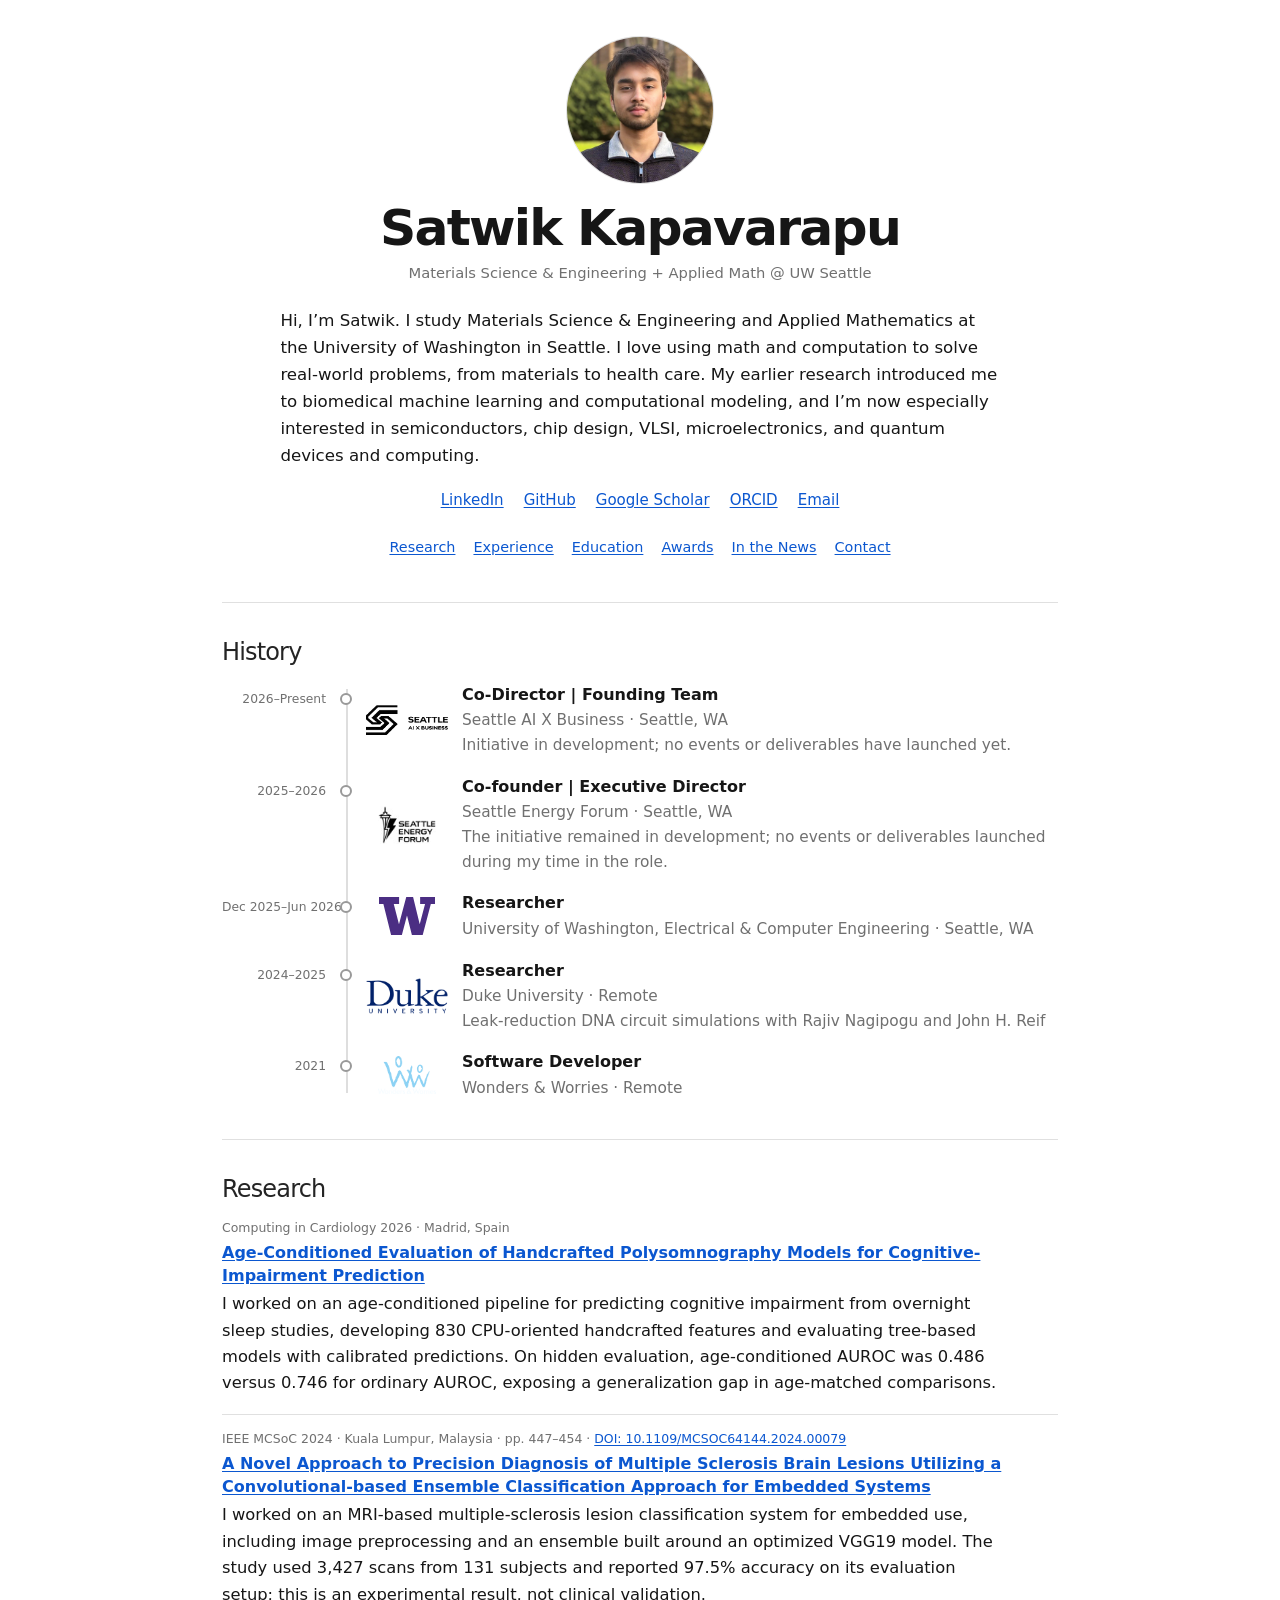
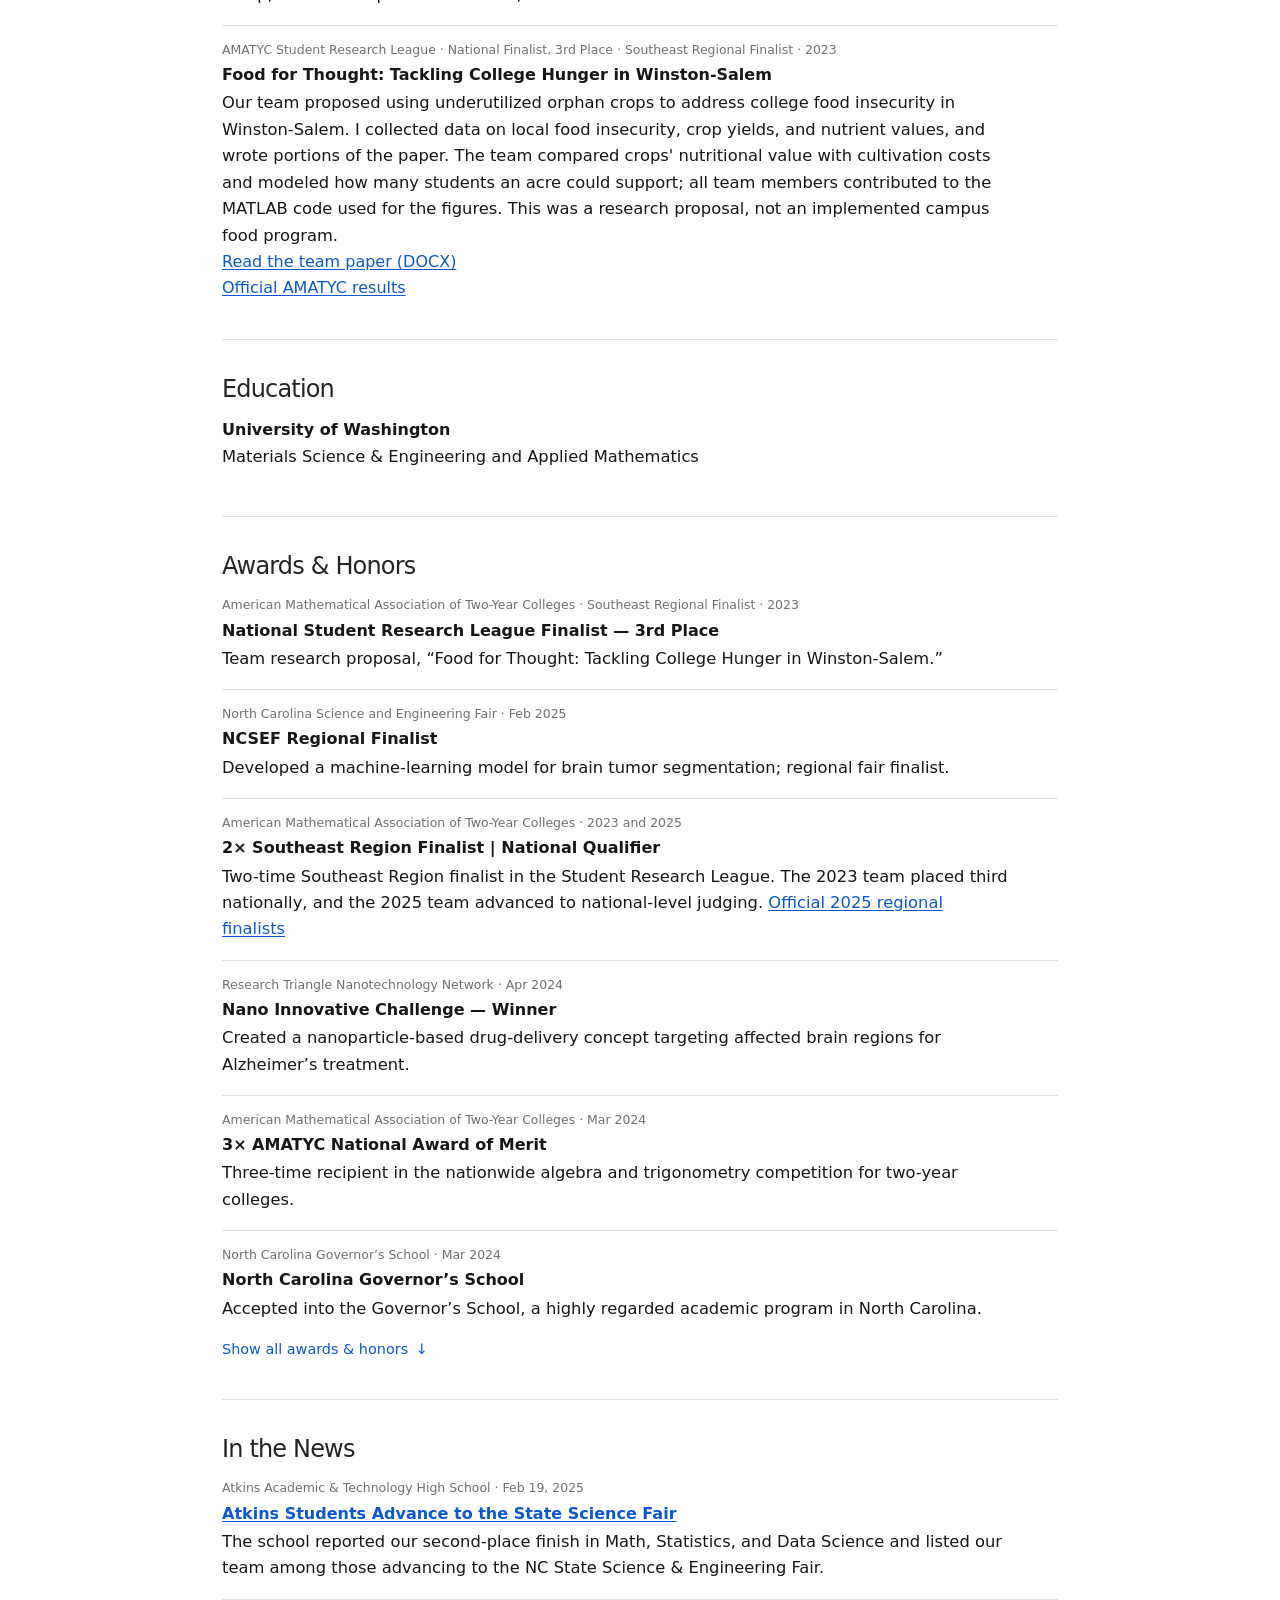
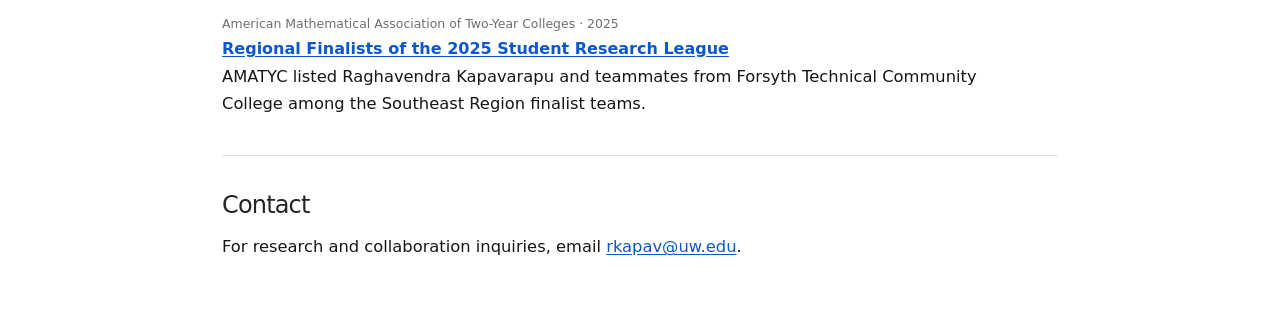
<file: index.html>
<!DOCTYPE html>
<html lang="en">
  <head>
    <meta charset="UTF-8" />
    <meta name="viewport" content="width=device-width, initial-scale=1.0" />
    <meta name="description" content="Raghavendra Satwik Kapavarapu studies Materials Science & Engineering and Applied Mathematics at the University of Washington, with interests in semiconductors, chip design, and quantum devices." />
    <link rel="canonical" href="https://satwikkapavarapu.github.io/" />
    <meta property="og:title" content="Raghavendra Satwik Kapavarapu" />
    <meta property="og:description" content="Materials Science & Engineering and Applied Mathematics at the University of Washington; interested in semiconductors, chip design, and quantum devices." />
    <meta property="og:image" content="https://satwikkapavarapu.github.io/assets/profile-photo.jpg" />
    <title>Raghavendra Satwik Kapavarapu</title>
    <script type="application/ld+json">
      {
        "@context": "https://schema.org",
        "@type": "ProfilePage",
        "@id": "https://satwikkapavarapu.github.io/#profile",
        "dateModified": "2026-11-28T00:52:16Z",
        "mainEntity": {
          "@type": "Person",
          "@id": "https://satwikkapavarapu.github.io/#person",
          "name": "Raghavendra Satwik Kapavarapu",
          "alternateName": ["Satwik Kapavarapu", "Satwik"],
          "url": "https://satwikkapavarapu.github.io/",
          "image": "https://satwikkapavarapu.github.io/assets/profile-photo.jpg",
          "email": "rkapav@uw.edu",
          "jobTitle": "Materials Science & Engineering and Applied Mathematics Student",
          "description": "Materials Science & Engineering and Applied Mathematics student at the University of Washington, interested in semiconductors, chip design, VLSI, microelectronics, and quantum devices and computing.",
          "affiliation": {
            "@type": "CollegeOrUniversity",
            "name": "University of Washington",
            "url": "https://www.washington.edu/"
          },
          "subjectOf": {
            "@type": "NewsArticle",
            "headline": "Atkins Students Advance to the State Science Fair",
            "datePublished": "2025-02-19",
            "url": "https://www.wsfcs.k12.nc.us/o/atkinshs/article/2038270",
            "image": "https://core-docs.s3.amazonaws.com/winston-salem-forsyth_county_schools_ar/article/image/large_34f5cb27-d91c-4139-8b81-c960d84ba5bc.jpeg",
            "author": {
              "@type": "Organization",
              "name": "Atkins High School",
              "url": "https://www.wsfcs.k12.nc.us/o/atkinshs"
            },
            "publisher": {
              "@type": "Organization",
              "name": "Atkins Academic & Technology High School"
            }
          },
          "sameAs": [
            "https://www.linkedin.com/in/satwikkapavarapu/",
            "https://github.com/satwikkapavarapu",
            "https://scholar.google.com/citations?user=S23lKa4AAAAJ&hl=en",
            "https://orcid.org/0009-0005-2255-0550"
          ]
        }
      }
    </script>
    <link rel="preconnect" href="https://rsms.me" />
    <link rel="stylesheet" href="https://rsms.me/inter/inter.css" />
    <link rel="stylesheet" href="styles.css?v=mobile-timeline-fix-2026" />
  </head>
  <body>
    <a class="skip-link" href="#main-content">Skip to content</a>
    <main id="main-content" class="page">
      <header id="bio" class="profile">
        <img class="portrait" src="assets/profile-photo.jpg" alt="Profile photo of Satwik Kapavarapu" />
        <div class="profile-copy">
          <h1>Satwik Kapavarapu</h1>
          <p class="location">Materials Science &amp; Engineering + Applied Math @ UW Seattle</p>
        </div>
        <p class="profile-bio">
          Hi, I’m Satwik. I study Materials Science &amp; Engineering and Applied Mathematics at the
          University of Washington in Seattle. I love using math and computation to solve real-world
          problems, from materials to health care. My earlier research introduced me to biomedical
          machine learning and computational modeling, and I’m now especially interested in
          semiconductors, chip design, VLSI, microelectronics, and quantum devices and computing.
        </p>
        <nav class="profile-links" aria-label="Profiles and contact">
          <a href="https://www.linkedin.com/in/satwikkapavarapu/" target="_blank" rel="noreferrer">LinkedIn</a>
          <a href="https://github.com/satwikkapavarapu" target="_blank" rel="noreferrer">GitHub</a>
          <a href="https://scholar.google.com/citations?user=S23lKa4AAAAJ&amp;hl=en" target="_blank" rel="noreferrer">Google Scholar</a>
          <a href="https://orcid.org/0009-0005-2255-0550" target="_blank" rel="noreferrer">ORCID</a>
          <a href="mailto:rkapav@uw.edu">Email</a>
        </nav>
        <nav class="section-nav" aria-label="Page sections">
          <a href="#projects">Research</a>
          <a href="#history">Experience</a>
          <a href="#education">Education</a>
          <a href="#awards">Awards</a>
          <a href="#coverage">In the News</a>
          <a href="#contact">Contact</a>
        </nav>
      </header>

      <section id="history" class="section">
        <h2>History</h2>
        <div class="timeline">
          <article class="timeline-item">
            <div class="timeline-year">2026–Present</div>
            <div class="timeline-rail" aria-hidden="true"><span class="timeline-dot"></span></div>
            <div class="timeline-content">
              <div class="timeline-head">
                <div class="timeline-logo"><img class="logo-img logo-ai" src="assets/saixb-logo-trim.png" alt="Seattle AI X Business logo" /></div>
                <div>
                  <strong>Co-Director | Founding Team</strong>
                  <span>Seattle AI X Business · Seattle, WA</span>
                  <span>Initiative in development; no events or deliverables have launched yet.</span>
                </div>
              </div>
            </div>
          </article>

          <article class="timeline-item">
            <div class="timeline-year">2025–2026</div>
            <div class="timeline-rail" aria-hidden="true"><span class="timeline-dot"></span></div>
            <div class="timeline-content">
              <div class="timeline-head">
                <div class="timeline-logo"><img class="logo-img logo-sef" src="assets/sef-logo-trim.png" alt="Seattle Energy Forum logo" /></div>
                <div>
                  <strong>Co-founder | Executive Director</strong>
                  <span>Seattle Energy Forum · Seattle, WA</span>
                  <span>The initiative remained in development; no events or deliverables launched during my time in the role.</span>
                </div>
              </div>
            </div>
          </article>

          <article class="timeline-item">
            <div class="timeline-year">Dec 2025–Jun 2026</div>
            <div class="timeline-rail" aria-hidden="true"><span class="timeline-dot"></span></div>
            <div class="timeline-content">
              <div class="timeline-head">
                <div class="timeline-logo"><img class="logo-img logo-uw" src="assets/uw-logo.svg" alt="University of Washington logo" /></div>
                <div>
                  <strong>Researcher</strong>
                  <span>University of Washington, Electrical &amp; Computer Engineering · Seattle, WA</span>
                </div>
              </div>
            </div>
          </article>

          <article class="timeline-item">
            <div class="timeline-year">2024–2025</div>
            <div class="timeline-rail" aria-hidden="true"><span class="timeline-dot"></span></div>
            <div class="timeline-content">
              <div class="timeline-head">
                <div class="timeline-logo"><img class="logo-img logo-duke" src="assets/duke-logo-trim.png" alt="Duke University logo" /></div>
                <div>
                  <strong>Researcher</strong>
                  <span>Duke University · Remote</span>
                  <span>Leak-reduction DNA circuit simulations with Rajiv Nagipogu and John H. Reif</span>
                </div>
              </div>
            </div>
          </article>

          <article class="timeline-item">
            <div class="timeline-year">2021</div>
            <div class="timeline-rail" aria-hidden="true"><span class="timeline-dot"></span></div>
            <div class="timeline-content">
              <div class="timeline-head">
                <div class="timeline-logo"><img class="logo-img logo-ww" src="assets/ww-logo-trim.png" alt="Wonders &amp; Worries logo" /></div>
                <div>
                  <strong>Software Developer</strong>
                  <span>Wonders &amp; Worries · Remote</span>
                </div>
              </div>
            </div>
          </article>
        </div>
      </section>

      <section id="projects" class="section">
        <h2>Research</h2>
        <div class="project-list">
          <article>
            <h3><a href="https://cinc.org/2026/Program/accepted/566_Preprint.pdf" target="_blank" rel="noreferrer">Age-Conditioned Evaluation of Handcrafted Polysomnography Models for Cognitive-Impairment Prediction</a></h3>
            <span class="status">Computing in Cardiology 2026 · Madrid, Spain</span>
            <p>
              I worked on an age-conditioned pipeline for predicting cognitive impairment from
              overnight sleep studies, developing 830 CPU-oriented handcrafted features and
              evaluating tree-based models with calibrated predictions. On hidden evaluation,
              age-conditioned AUROC was 0.486 versus 0.746 for ordinary AUROC, exposing a
              generalization gap in age-matched comparisons.
            </p>
          </article>

          <article>
            <h3><a href="https://doi.org/10.1109/MCSOC64144.2024.00079" target="_blank" rel="noreferrer">A Novel Approach to Precision Diagnosis of Multiple Sclerosis Brain Lesions Utilizing a Convolutional-based Ensemble Classification Approach for Embedded Systems</a></h3>
            <span class="status">IEEE MCSoC 2024 · Kuala Lumpur, Malaysia · pp. 447–454 · <a href="https://doi.org/10.1109/MCSOC64144.2024.00079" target="_blank" rel="noreferrer">DOI: 10.1109/MCSOC64144.2024.00079</a></span>
            <p>
              I worked on an MRI-based multiple-sclerosis lesion classification system for
              embedded use, including image preprocessing and an ensemble built around an optimized
              VGG19 model. The study used 3,427 scans from 131 subjects and reported 97.5% accuracy
              on its evaluation setup; this is an experimental result, not clinical validation.
            </p>
          </article>

          <article>
            <h3>Food for Thought: Tackling College Hunger in Winston-Salem</h3>
            <span class="status">AMATYC Student Research League · National Finalist, 3rd Place · Southeast Regional Finalist · 2023</span>
            <p>
              Our team proposed using underutilized orphan crops to address college food insecurity
              in Winston-Salem. I collected data on local food insecurity, crop yields, and nutrient
              values, and wrote portions of the paper. The team compared crops' nutritional value
              with cultivation costs and modeled how many students an acre could support; all team
              members contributed to the MATLAB code used for the figures. This was a research
              proposal, not an implemented campus food program.
            </p>
            <a href="assets/food-for-thought-winston-salem.docx" target="_blank" rel="noreferrer">Read the team paper (DOCX)</a>
            <a href="https://amatyc.org/resource/resmgr/amatyc_news/2024winter.pdf" target="_blank" rel="noreferrer">Official AMATYC results</a>
          </article>
        </div>
      </section>

      <section id="education" class="section">
        <h2>Education</h2>
        <p>
          <strong>University of Washington</strong>
          <span class="edu-sub">Materials Science &amp; Engineering and Applied Mathematics</span>
        </p>
      </section>

      <section id="awards" class="section">
        <h2>Awards &amp; Honors</h2>
        <div class="project-list award-list">
          <article>
            <strong>National Student Research League Finalist — 3rd Place</strong>
            <span class="status">American Mathematical Association of Two-Year Colleges · Southeast Regional Finalist · 2023</span>
            <p>Team research proposal, “Food for Thought: Tackling College Hunger in Winston-Salem.”</p>
          </article>
          <article>
            <strong>NCSEF Regional Finalist</strong>
            <span class="status">North Carolina Science and Engineering Fair · Feb 2025</span>
            <p>Developed a machine-learning model for brain tumor segmentation; regional fair finalist.</p>
          </article>
          <article>
            <strong>2× Southeast Region Finalist | National Qualifier</strong>
            <span class="status">American Mathematical Association of Two-Year Colleges · 2023 and 2025</span>
            <p>Two-time Southeast Region finalist in the Student Research League. The 2023 team placed third nationally, and the 2025 team advanced to national-level judging. <a href="https://www.amatyc.org/files/5D33647E-8500-4D0E-97B6-EDBCC0AB8536--B83EA1E0-3871-44FB-8522-87C17873733F/amatyc-news-fall-2025-for-web.pdf" target="_blank" rel="noreferrer">Official 2025 regional finalists</a></p>
          </article>
          <article>
            <strong>Nano Innovative Challenge — Winner</strong>
            <span class="status">Research Triangle Nanotechnology Network · Apr 2024</span>
            <p>Created a nanoparticle-based drug-delivery concept targeting affected brain regions for Alzheimer’s treatment.</p>
          </article>
          <article>
            <strong>3× AMATYC National Award of Merit</strong>
            <span class="status">American Mathematical Association of Two-Year Colleges · Mar 2024</span>
            <p>Three-time recipient in the nationwide algebra and trigonometry competition for two-year colleges.</p>
          </article>
          <article>
            <strong>North Carolina Governor’s School</strong>
            <span class="status">North Carolina Governor’s School · Mar 2024</span>
            <p>Accepted into the Governor’s School, a highly regarded academic program in North Carolina.</p>
          </article>

        </div>
        <details class="more-awards">
          <summary><span class="show-awards">Show all awards &amp; honors</span><span class="hide-awards">Show fewer awards &amp; honors</span> <span class="award-arrow" aria-hidden="true">↓</span></summary>
          <div class="project-list award-list">
            <article>
              <strong>NCMATYC Calculus Tournament — 2nd Place</strong>
              <span class="status">American Mathematical Association of Two-Year Colleges · Nov 2024</span>
              <p>Achieved 2nd place in the NCMATYC Calculus Tournament.</p>
            </article>
            <article>
              <strong>AMC 10 Honor Roll / AIME Qualifier</strong>
              <span class="status">Mathematical Association of America · Feb 2021</span>
              <p>The AMC 10 Honor Roll often represents the top 5% of participants nationally. Students reaching this percentile are recognized for exceptional performance on the exam.</p>
            </article>
          </div>
        </details>
      </section>

      <section id="coverage" class="section">
        <h2>In the News</h2>
        <div class="project-list">
          <article>
            <h3><a href="https://www.wsfcs.k12.nc.us/o/atkinshs/article/2038270" target="_blank" rel="noreferrer">Atkins Students Advance to the State Science Fair</a></h3>
            <span class="status">Atkins Academic &amp; Technology High School · Feb 19, 2025</span>
            <p>The school reported our second-place finish in Math, Statistics, and Data Science and listed our team among those advancing to the NC State Science &amp; Engineering Fair.</p>
          </article>
          <article>
            <h3><a href="https://www.amatyc.org/files/5D33647E-8500-4D0E-97B6-EDBCC0AB8536--B83EA1E0-3871-44FB-8522-87C17873733F/amatyc-news-fall-2025-for-web.pdf" target="_blank" rel="noreferrer">Regional Finalists of the 2025 Student Research League</a></h3>
            <span class="status">American Mathematical Association of Two-Year Colleges · 2025</span>
            <p>AMATYC listed Raghavendra Kapavarapu and teammates from Forsyth Technical Community College among the Southeast Region finalist teams.</p>
          </article>
        </div>
      </section>

      <section id="contact" class="section contact">
        <h2>Contact</h2>
        <p>
          For research and collaboration inquiries, email <a href="mailto:rkapav@uw.edu">rkapav@uw.edu</a>.
        </p>
      </section>
    </main>
  </body>
</html>
</file>
<file: styles.css>
:root {
  --bg: #ffffff;
  --text: #161616;
  --muted: #707070;
  --rule: #e0e0e0;
  --link: #0b57d0;
}

* {
  box-sizing: border-box;
}

html {
  scroll-behavior: smooth;
}

.skip-link {
  position: absolute;
  left: 16px;
  top: -60px;
  z-index: 10;
  padding: 8px 12px;
  background: #fff;
  color: var(--link);
}

.skip-link:focus {
  top: 12px;
}

body {
  margin: 0;
  background: var(--bg);
  color: var(--text);
  font-family: Inter, ui-sans-serif, system-ui, -apple-system, BlinkMacSystemFont, "Segoe UI", sans-serif;
  line-height: 1.62;
}

.page {
  max-width: 900px;
  margin: 0 auto;
  padding: 28px 32px 72px;
}

.profile {
  display: grid;
  justify-items: center;
  text-align: center;
  padding: 8px 0 42px;
  border-bottom: 1px solid var(--rule);
}

.portrait {
  width: 148px;
  height: 148px;
  object-fit: cover;
  object-position: center;
  border-radius: 50%;
  border: 1px solid var(--rule);
}

.profile-copy {
  min-width: 0;
}

h1 {
  margin: 17px 0 0;
  font-size: clamp(2.15rem, 5vw, 3.15rem);
  line-height: 1.08;
  font-weight: 700;
  letter-spacing: -0.035em;
}

.location {
  margin: 6px 0 0;
  font-family: inherit;
  font-size: 0.92rem;
  color: var(--muted);
}

.profile-bio {
  max-width: 68ch;
  margin: 23px auto 0;
  font-size: 1.04rem;
  text-align: left;
}

.profile-links {
  display: flex;
  flex-wrap: wrap;
  justify-content: center;
  gap: 8px 20px;
  margin-top: 18px;
  font-family: inherit;
  font-size: 0.94rem;
}

.section-nav {
  display: flex;
  flex-wrap: wrap;
  justify-content: center;
  gap: 8px 18px;
  margin-top: 24px;
  font-family: inherit;
  font-size: 0.9rem;
}

a {
  color: var(--link);
  text-decoration: underline;
  text-underline-offset: 0.14em;
}

a:hover {
  color: #073f9b;
}

.section {
  padding: 34px 0 38px;
  border-bottom: 1px solid var(--rule);
  scroll-margin-top: 20px;
}

.section h2 {
  margin: 0 0 14px;
  font-family: inherit;
  font-size: 1.5rem;
  line-height: 1.25;
  font-weight: 500;
  letter-spacing: -0.035em;
  text-transform: none;
  color: #242424;
}

.section p,
.section li {
  font-size: 1.02rem;
  margin: 0 0 8px;
}

.timeline {
  position: relative;
  display: flex;
  flex-direction: column;
  gap: 15px;
}

.timeline::before {
  content: "";
  position: absolute;
  left: 124px;
  top: 8px;
  bottom: 8px;
  width: 2px;
  background: #dedede;
}

.timeline-item {
  display: grid;
  grid-template-columns: 104px 24px minmax(0, 1fr);
  gap: 10px 8px;
  align-items: start;
  position: relative;
}

.timeline-rail {
  position: relative;
  min-height: 42px;
}

.timeline-dot {
  position: absolute;
  left: 50%;
  top: 12px;
  width: 12px;
  height: 12px;
  border-radius: 50%;
  background: var(--bg);
  border: 2px solid #999;
  transform: translateX(-50%);
  z-index: 1;
}

.timeline-year {
  display: block;
  padding-top: 9px;
  text-align: right;
  font-family: inherit;
  font-size: 0.77rem;
  color: var(--muted);
  white-space: nowrap;
}

.timeline-content {
  min-width: 0;
  padding: 2px 0 0;
}

.timeline-head {
  display: flex;
  align-items: center;
  gap: 14px;
}

.timeline-logo {
  display: flex;
  flex: 0 0 82px;
  width: 82px;
  height: 38px;
  align-items: center;
  justify-content: center;
}

.logo-img {
  display: block;
  flex: 0 0 auto;
  width: auto;
  height: 100%;
  max-width: 100%;
  max-height: 100%;
  object-fit: contain;
  border: 0;
  border-radius: 0;
  background: transparent;
  padding: 0;
}

.timeline-head > div:last-child {
  min-width: 0;
}

.timeline-head strong,
.project-list h3,
.project-list strong,
#education strong {
  display: block;
  font-family: inherit;
  font-size: 1rem;
  line-height: 1.45;
  margin-bottom: 2px;
}

.timeline-head span,
.muted {
  display: block;
  color: var(--muted);
  font-size: 0.96rem;
}

.project-list article {
  display: flex;
  flex-direction: column;
  align-items: flex-start;
  padding: 14px 0 17px;
  border-bottom: 1px solid var(--rule);
}

.project-list article:first-child {
  padding-top: 0;
}

.project-list article:last-child {
  padding-bottom: 0;
  border-bottom: 0;
}

.project-list strong {
  margin-bottom: 0;
}

.project-list h3 {
  margin: 0;
  font-size: 1rem;
  font-weight: 700;
}

.project-list p {
  max-width: 76ch;
  margin: 4px 0 0;
}

.status {
  order: -1;
  display: block;
  margin: 0 0 3px;
  color: var(--muted);
  font-family: inherit;
  font-size: 0.78rem;
}

.edu-sub {
  display: block;
  margin-top: 3px;
}

.more-awards {
  margin-top: 16px;
  font-family: inherit;
  font-size: 0.9rem;
}

.more-awards summary {
  display: inline;
  color: var(--link);
  cursor: pointer;
  list-style: none;
}

.more-awards summary:hover {
  text-decoration: underline;
  text-underline-offset: 0.14em;
}

.more-awards summary::-webkit-details-marker {
  display: none;
}

.hide-awards {
  display: none;
}

.more-awards[open] .show-awards {
  display: none;
}

.more-awards[open] .hide-awards {
  display: inline;
}

.more-awards[open] .award-arrow {
  display: inline-block;
  transform: rotate(180deg);
}

.more-awards summary:focus-visible {
  outline: 2px solid rgba(11, 87, 208, 0.4);
  outline-offset: 3px;
}

.award-arrow {
  margin-left: 0.2em;
}

.more-awards[open] .project-list {
  margin-top: 14px;
}

.contact {
  padding-bottom: 0;
  border-bottom: 0;
}

.contact p {
  margin-bottom: 0;
}

@media (max-width: 720px) {
  .page {
    padding: 24px 20px 56px;
  }

  .profile {
    padding-bottom: 34px;
  }

  .portrait {
    width: 132px;
    height: 132px;
  }

  .section {
    padding: 30px 0 34px;
  }

  .timeline-item {
    grid-template-columns: minmax(0, 1fr);
    gap: 3px;
    padding: 12px 0;
    border-bottom: 1px solid var(--rule);
  }

  .timeline-item:last-child {
    border-bottom: 0;
  }

  .timeline::before {
    display: none;
  }

  .timeline-rail {
    display: none;
  }

  .timeline-content {
    grid-column: 1;
  }

  .timeline-year {
    padding: 0;
    text-align: left;
    font-size: 0.875rem;
  }

  .timeline-head {
    align-items: flex-start;
    gap: 10px;
  }

  .timeline-logo {
    flex-basis: 48px;
    width: 48px;
    height: 28px;
  }
}

@media (max-width: 480px) {
  .page {
    padding: 20px 17px 48px;
  }

  .portrait {
    width: 120px;
    height: 120px;
  }

  h1 {
    font-size: 2.15rem;
  }

  .profile-bio,
  .section p,
  .section li {
    font-size: 1rem;
  }

  .profile-links {
    gap: 8px 16px;
    font-size: 0.9rem;
  }

  .section h2 { font-size: 1.38rem; }
  .timeline-head { gap: 10px; }
  .timeline-head strong,
  .project-list h3,
  .project-list strong,
  #education strong { font-size: 1rem; }
  .timeline-head span,
  .status { font-size: 0.875rem; }
  .section-nav { gap: 8px 14px; }
}

@media (prefers-reduced-motion: reduce) {
  html { scroll-behavior: auto; }
}
</file>
